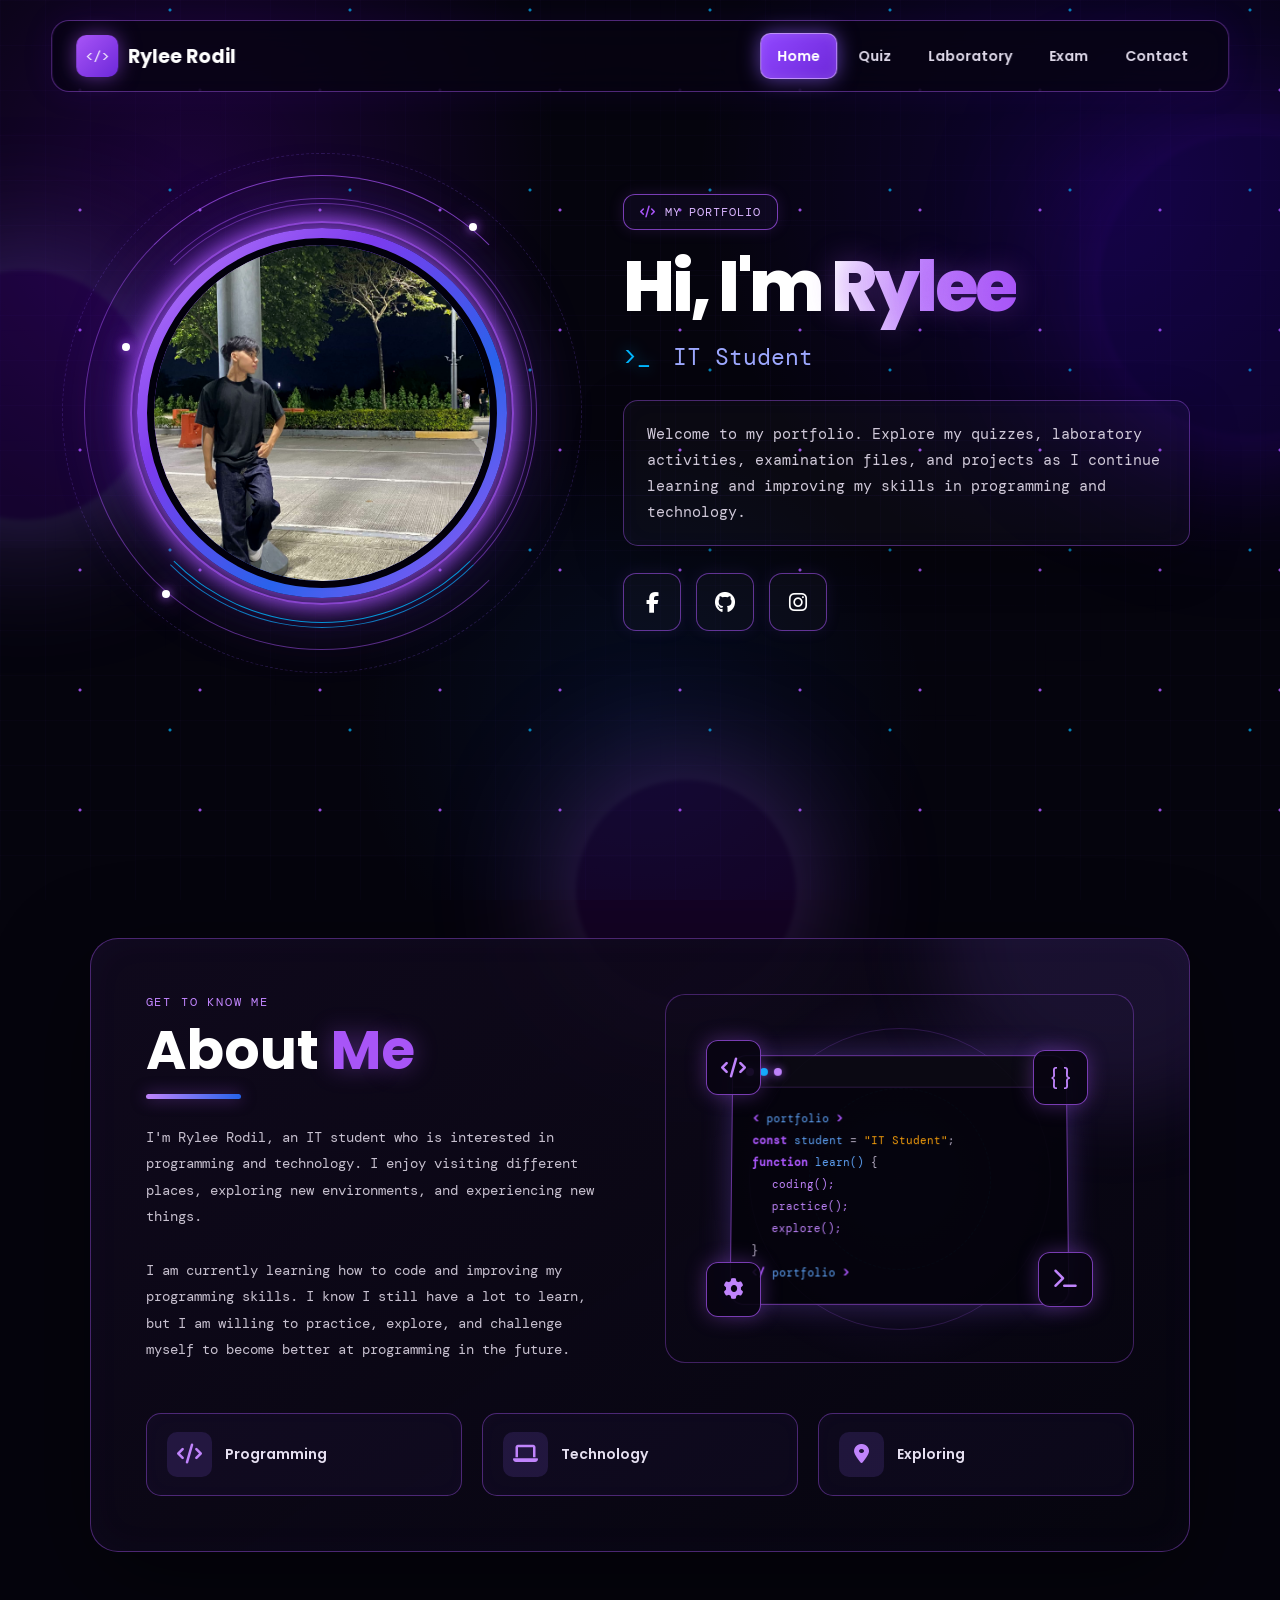
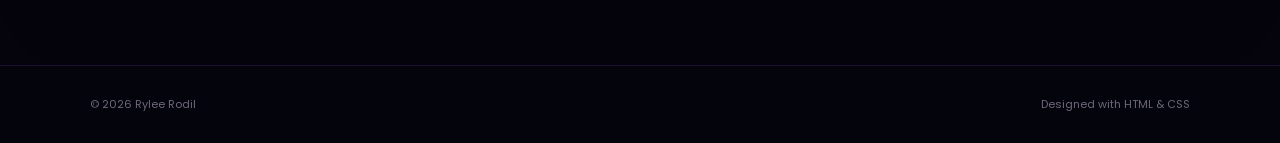
<file: index.html>
<!DOCTYPE html>

<html lang="en">

<head>

    <meta charset="UTF-8">
    <meta name="viewport" content="width=device-width, initial-scale=1.0">

    <link rel="stylesheet"
        href="https://cdnjs.cloudflare.com/ajax/libs/font-awesome/6.5.2/css/all.min.css">

    <link rel="stylesheet" href="style.css">

    <title>Rylee Rodil | Portfolio</title>

</head>

<body>

    <div class="stars"></div>
    <div class="glow-orb orb-one"></div>
    <div class="glow-orb orb-two"></div>
    <div class="glow-orb orb-three"></div>

    <header>

        <a href="index.html" class="logo">
            <span class="logo-icon">&lt;/&gt;</span>
            <span>Rylee Rodil</span>
        </a>

        <nav>
            <a href="index.html" class="active">Home</a>
            <a href="quiz.html">Quiz</a>
            <a href="laboratory.html">Laboratory</a>
            <a href="exam.html">Exam</a>
            <a href="contact.html">Contact</a>
        </nav>

    </header>

    <main>

        <section class="home">

            <div class="home-grid-bg"></div>

            <div class="home-img reveal-left">

                <div class="profile-orbit orbit-one"></div>
                <div class="profile-orbit orbit-two"></div>
                <div class="profile-orbit orbit-three"></div>

                <div class="profile-dot dot-one"></div>
                <div class="profile-dot dot-two"></div>
                <div class="profile-dot dot-three"></div>

                <div class="image-frame">

                    <div class="profile-glow"></div>

                    <img src="c0b1c5ad-aafa-4820-bff2-28fb1eaf5c2e.jpg"
                        alt="Rylee Rodil Profile Photo"
                        class="profile-photo">

                </div>

            </div>

            <div class="home-content reveal-right">

                <div class="portfolio-label">

                    <i class="fa-solid fa-code"></i>

                    <span>MY PORTFOLIO</span>

                </div>

                <h1>
                    Hi, I'm <span>Rylee</span>
                </h1>

                <h3>
                    <span class="terminal-symbol">&gt;_</span>
                    <span class="typing-text">IT Student</span>
                </h3>

                <p class="home-description">

                    Welcome to my portfolio. Explore my quizzes,
                    laboratory activities, examination files,
                    and projects as I continue learning and
                    improving my skills in programming and technology.

                </p>

                <div class="social-icons">

                    <a href="https://www.facebook.com/rylee.rodil.355"
                        target="_blank"
                        title="Facebook">

                        <i class="fa-brands fa-facebook-f"></i>

                    </a>

                    <a href="https://github.com/rylerodil/MY-PORTFOLIO"
                        target="_blank"
                        title="GitHub">

                        <i class="fa-brands fa-github"></i>

                    </a>

                    <a href="https://www.instagram.com/rjr.ryy/"
                        target="_blank"
                        title="Instagram">

                        <i class="fa-brands fa-instagram"></i>

                    </a>

                </div>

            </div>

        </section>

        <section class="about-section">

            <div class="about-me reveal-up">

                <div class="about-content">

                    <div class="about-small-title">
                        GET TO KNOW ME
                    </div>

                    <h2>
                        About <span>Me</span>
                    </h2>

                    <div class="purple-line"></div>

                    <p class="about-description">

                        I'm Rylee Rodil, an IT student who is
                        interested in programming and technology.
                        I enjoy visiting different places, exploring
                        new environments, and experiencing new things.

                        <br><br>

                        I am currently learning how to code and
                        improving my programming skills. I know I
                        still have a lot to learn, but I am willing
                        to practice, explore, and challenge myself
                        to become better at programming in the future.

                    </p>

                </div>

                <div class="coding-panel">

                    <div class="code-window">

                        <div class="window-top">

                            <span></span>
                            <span></span>
                            <span></span>

                        </div>

                        <div class="code-content">

                            <div class="code-line">
                                <b>&lt;</b>
                                <span>portfolio</span>
                                <b>&gt;</b>
                            </div>

                            <div class="code-line short">
                                <b>const</b>
                                <span>student</span>
                                =
                                <em>"IT Student"</em>;
                            </div>

                            <div class="code-line">
                                <b>function</b>
                                <span>learn()</span> {
                            </div>

                            <div class="code-line medium">
                                coding();
                            </div>

                            <div class="code-line medium">
                                practice();
                            </div>

                            <div class="code-line medium">
                                explore();
                            </div>

                            <div class="code-line">
                                }
                            </div>

                            <div class="code-line">
                                <b>&lt;/</b>
                                <span>portfolio</span>
                                <b>&gt;</b>
                            </div>

                        </div>

                    </div>

                    <div class="floating-code code-icon-one">
                        <i class="fa-solid fa-code"></i>
                    </div>

                    <div class="floating-code code-icon-two">
                        <i class="fa-solid fa-gear"></i>
                    </div>

                    <div class="floating-code code-icon-three">
                        <i class="fa-solid fa-terminal"></i>
                    </div>

                    <div class="floating-code code-icon-four">
                        { }
                    </div>

                </div>

                <div class="about-tags">

                    <span>
                        <i class="fa-solid fa-code"></i>
                        Programming
                    </span>

                    <span>
                        <i class="fa-solid fa-laptop"></i>
                        Technology
                    </span>

                    <span>
                        <i class="fa-solid fa-location-dot"></i>
                        Exploring
                    </span>

                </div>

            </div>

        </section>

    </main>

    <footer>

        <p>
            © 2026 Rylee Rodil
        </p>

        <span>
            Designed with HTML & CSS
        </span>

    </footer>

    <script src="script.js"></script>

</body>

</html>
</file>
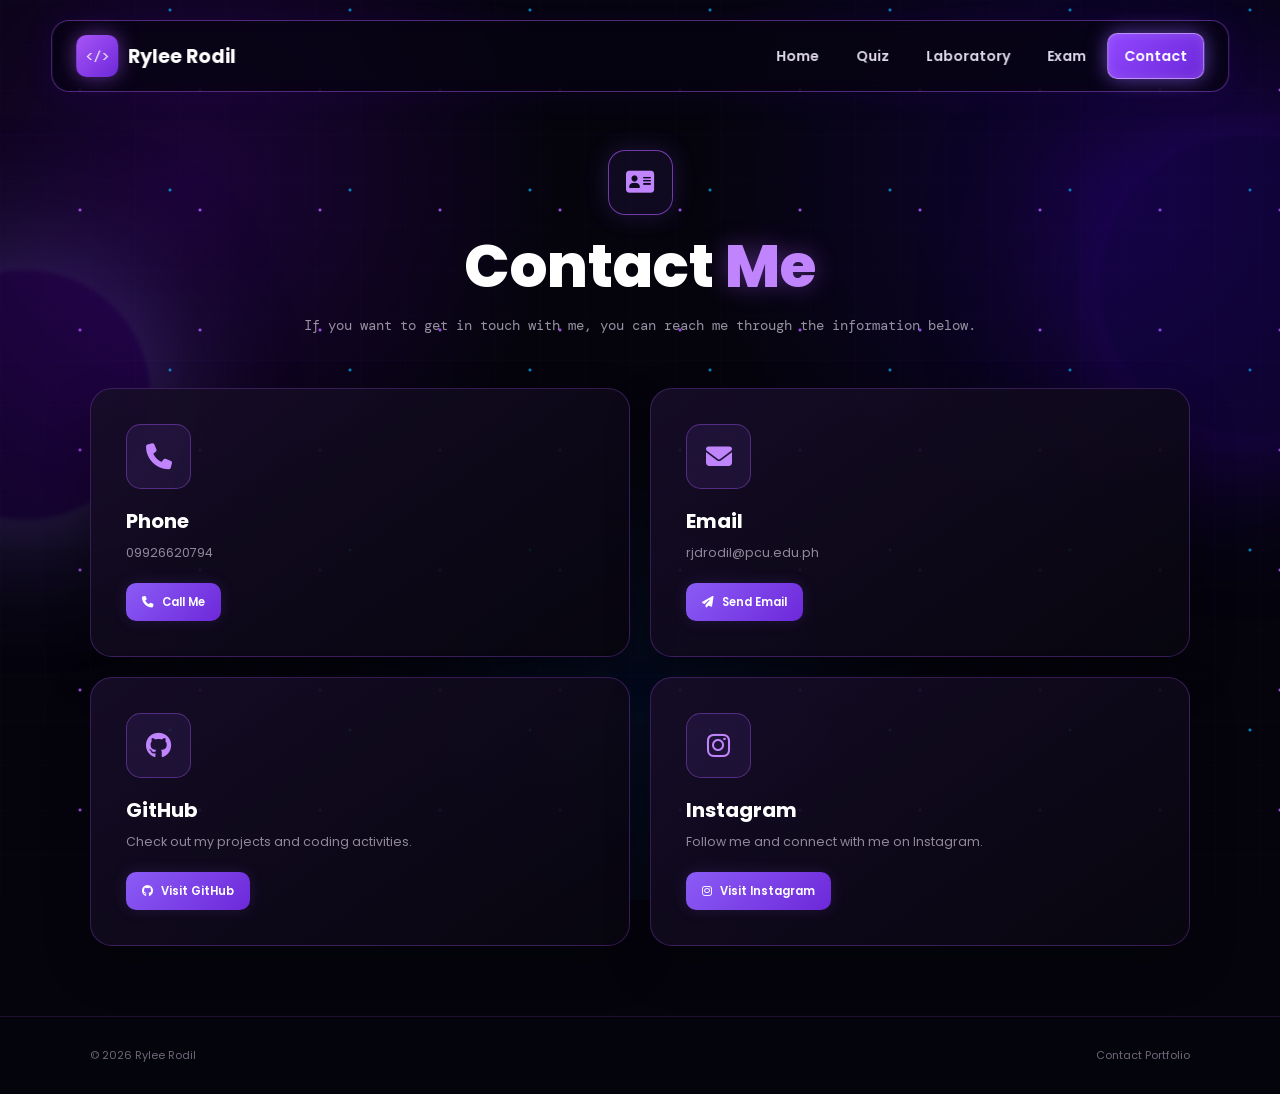
<file: contact.html>
<!DOCTYPE html>

<html lang="en">

<head>

    <meta charset="UTF-8">
    <meta name="viewport" content="width=device-width, initial-scale=1.0">

    <link rel="stylesheet"
        href="https://cdnjs.cloudflare.com/ajax/libs/font-awesome/6.5.2/css/all.min.css">

    <link rel="stylesheet" href="style.css">

    <title>Contact | Rylee Rodil</title>

</head>

<body>

    <div class="stars"></div>
    <div class="glow-orb orb-one"></div>
    <div class="glow-orb orb-two"></div>

    <header>

        <a href="index.html" class="logo">

            <span class="logo-icon">
                &lt;/&gt;
            </span>

            <span>
                Rylee Rodil
            </span>

        </a>

        <nav>

            <a href="index.html">
                Home
            </a>

            <a href="quiz.html">
                Quiz
            </a>

            <a href="laboratory.html">
                Laboratory
            </a>

            <a href="exam.html">
                Exam
            </a>

            <a href="contact.html" class="active">
                Contact
            </a>

        </nav>

    </header>

    <section class="portfolio-page contact-page">

        <div class="page-title reveal-up">

            <div class="page-icon">
                <i class="fa-solid fa-address-card"></i>
            </div>

            <h1>
                Contact <span>Me</span>
            </h1>

            <p>
                If you want to get in touch with me,
                you can reach me through the information below.
            </p>

        </div>

        <div class="contact-container">

            <div class="contact-card reveal-up">

                <div class="contact-icon">
                    <i class="fa-solid fa-phone"></i>
                </div>

                <h2>
                    Phone
                </h2>

                <p>
                    09926620794
                </p>

                <a href="tel:09926620794"
                    class="contact-button">

                    <i class="fa-solid fa-phone"></i>

                    Call Me

                </a>

            </div>

            <div class="contact-card reveal-up">

                <div class="contact-icon">
                    <i class="fa-solid fa-envelope"></i>
                </div>

                <h2>
                    Email
                </h2>

                <p>
                    rjdrodil@pcu.edu.ph
                </p>

                <a href="mailto:rjdrodil@pcu.edu.ph"
                    class="contact-button">

                    <i class="fa-solid fa-paper-plane"></i>

                    Send Email

                </a>

            </div>

            <div class="contact-card reveal-up">

                <div class="contact-icon">
                    <i class="fa-brands fa-github"></i>
                </div>

                <h2>
                    GitHub
                </h2>

                <p>
                    Check out my projects and coding activities.
                </p>

                <a href="https://github.com/rylerodil/MY-PORTFOLIO"
                    target="_blank"
                    class="contact-button">

                    <i class="fa-brands fa-github"></i>

                    Visit GitHub

                </a>

            </div>

            <div class="contact-card reveal-up">

                <div class="contact-icon">
                    <i class="fa-brands fa-instagram"></i>
                </div>

                <h2>
                    Instagram
                </h2>

                <p>
                    Follow me and connect with me on Instagram.
                </p>

                <a href="https://www.instagram.com/rjr.ryy/"
                    target="_blank"
                    class="contact-button">

                    <i class="fa-brands fa-instagram"></i>

                    Visit Instagram

                </a>

            </div>

        </div>

    </section>

    <footer>

        <p>
            © 2026 Rylee Rodil
        </p>

        <span>
            Contact Portfolio
        </span>

    </footer>

    <script src="script.js"></script>

</body>

</html>
</file>
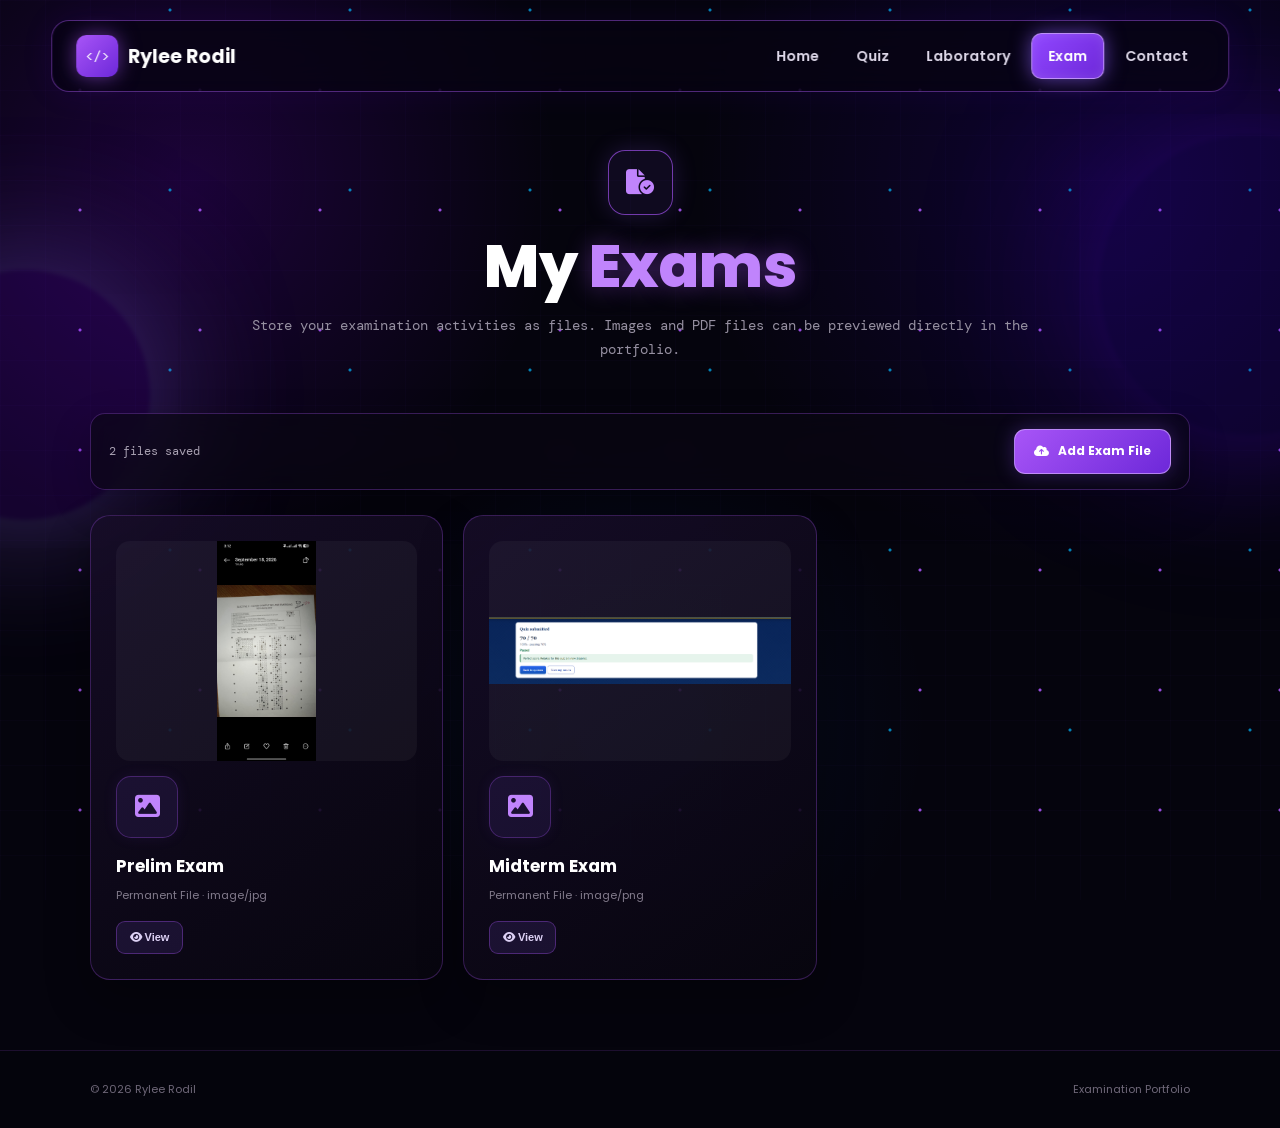
<file: exam.html>
<!DOCTYPE html>
<html lang="en">

<head>

    <meta charset="UTF-8">
    <meta name="viewport" content="width=device-width, initial-scale=1.0">

    <link rel="stylesheet"
        href="https://cdnjs.cloudflare.com/ajax/libs/font-awesome/6.5.2/css/all.min.css">

    <link rel="stylesheet" href="style.css">

    <title>Exam | Rylee Rodil</title>

</head>

<body data-category="exam">

    <div class="stars"></div>
    <div class="glow-orb orb-one"></div>
    <div class="glow-orb orb-two"></div>


   
    <header>

        <a href="index.html" class="logo">

            <span class="logo-icon">
                &lt;/&gt;
            </span>

            <span>
                Rylee Rodil
            </span>

        </a>


        <nav>

            <a href="index.html">
                Home
            </a>

            <a href="quiz.html">
                Quiz
            </a>

            <a href="laboratory.html">
                Laboratory
            </a>

            <a href="exam.html" class="active">
                Exam
            </a>

            <a href="contact.html">
                Contact
            </a>

        </nav>

    </header>


    
    <section class="portfolio-page">

        <div class="page-title reveal-up">

            <div class="page-icon">
                <i class="fa-solid fa-file-circle-check"></i>
            </div>

            <h1>
                My <span>Exams</span>
            </h1>

            <p>
                Store your examination activities as files.
                Images and PDF files can be previewed directly
                in the portfolio.
            </p>

        </div>


        <div class="file-toolbar reveal-up">

            <span id="fileCount" class="file-count">
                0 files saved
            </span>

            <label for="fileInput" class="upload-button">

                <i class="fa-solid fa-cloud-arrow-up"></i>

                Add Exam File

            </label>

            <input
                id="fileInput"
                type="file"
                multiple
                hidden>

        </div>


        <div id="fileGrid" class="file-grid"></div>

    </section>


    
    <div id="fileModal" class="file-modal">

        <div class="modal-box">

            <div class="modal-head">

                <strong id="modalTitle">
                    File
                </strong>

                <button id="closeModal" class="close-modal">

                    <i class="fa-solid fa-xmark"></i>

                </button>

            </div>

            <div id="modalContent" class="modal-content"></div>

        </div>

    </div>


    <footer>

        <p>
            © 2026 Rylee Rodil
        </p>

        <span>
            Examination Portfolio
        </span>

    </footer>


    <script src="script.js"></script>

</body>

</html>
</file>
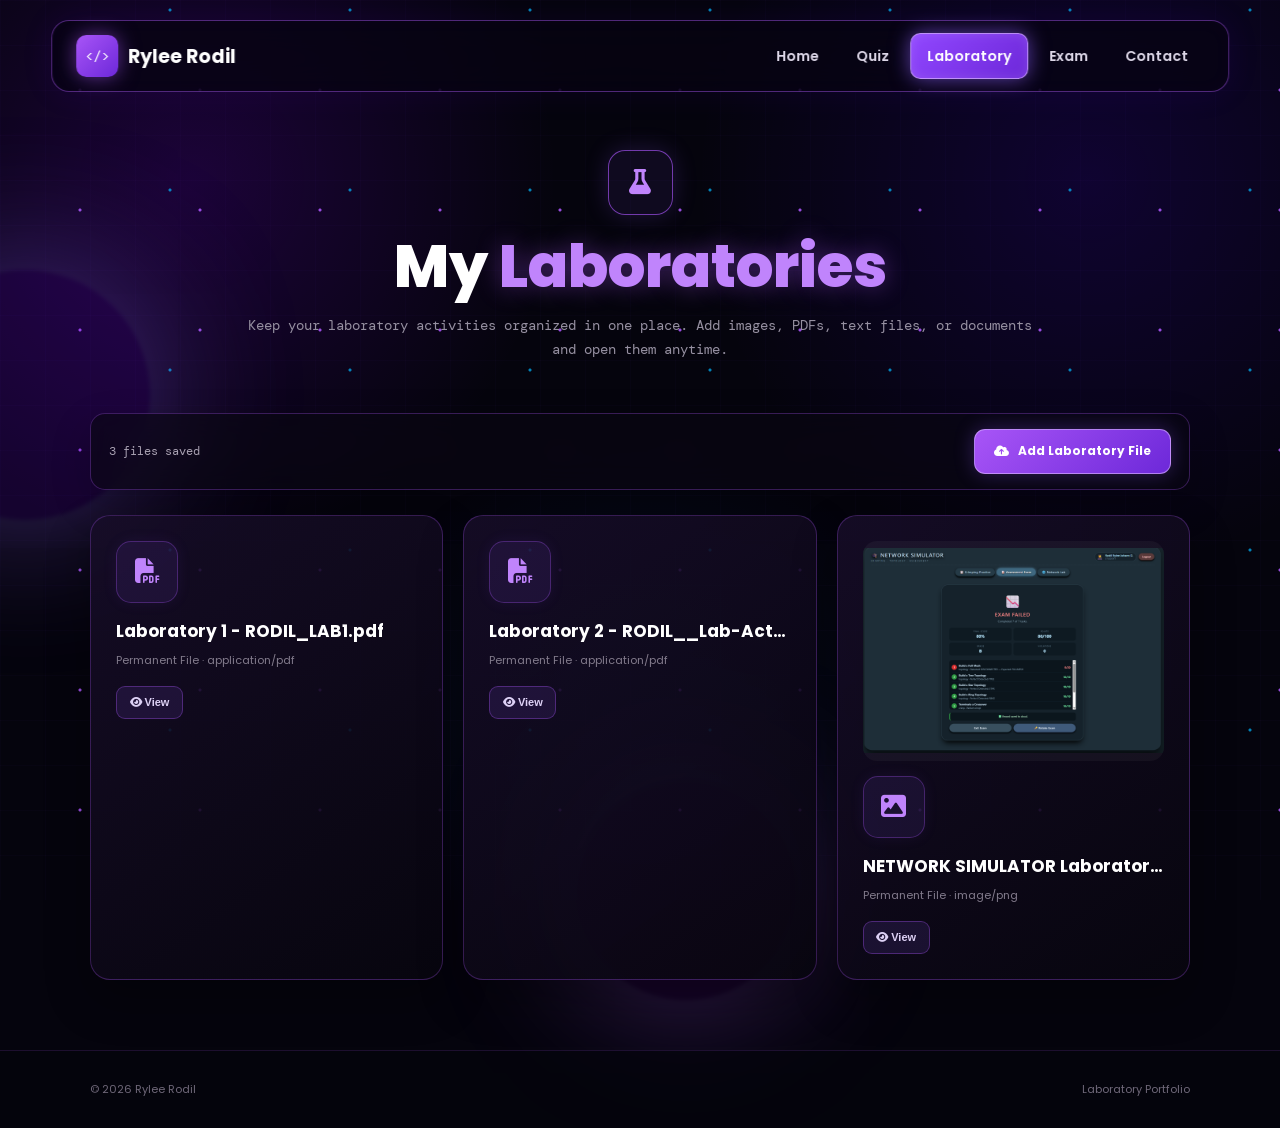
<file: laboratory.html>
<!DOCTYPE html>
<html lang="en">

<head>

    <meta charset="UTF-8">
    <meta name="viewport" content="width=device-width, initial-scale=1.0">

    <link rel="stylesheet"
        href="https://cdnjs.cloudflare.com/ajax/libs/font-awesome/6.5.2/css/all.min.css">

    <link rel="stylesheet" href="style.css">

    <title>Laboratory | Rylee Rodil</title>

</head>

<body data-category="laboratory">

    <div class="stars"></div>
    <div class="glow-orb orb-one"></div>
    <div class="glow-orb orb-three"></div>


    
    <header>

        <a href="index.html" class="logo">

            <span class="logo-icon">
                &lt;/&gt;
            </span>

            <span>
                Rylee Rodil
            </span>

        </a>


        <nav>

            <a href="index.html">
                Home
            </a>

            <a href="quiz.html">
                Quiz
            </a>

            <a href="laboratory.html" class="active">
                Laboratory
            </a>

            <a href="exam.html">
                Exam
            </a>

            <a href="contact.html">
                Contact
            </a>

        </nav>

    </header>


   
    <section class="portfolio-page">

        <div class="page-title reveal-up">

            <div class="page-icon">
                <i class="fa-solid fa-flask"></i>
            </div>

            <h1>
                My <span>Laboratories</span>
            </h1>

            <p>
                Keep your laboratory activities organized in one place.
                Add images, PDFs, text files, or documents and open
                them anytime.
            </p>

        </div>


        <div class="file-toolbar reveal-up">

            <span id="fileCount" class="file-count">
                0 files saved
            </span>

            <label for="fileInput" class="upload-button">

                <i class="fa-solid fa-cloud-arrow-up"></i>

                Add Laboratory File

            </label>

            <input
                id="fileInput"
                type="file"
                multiple
                hidden>

        </div>


   <div id="fileGrid" class="file-grid">


        <div class="file-preview pdf-preview">

            <i class="fa-solid fa-file-pdf"></i>

        </div>

        <div class="file-info">

            <div class="file-icon">
                <i class="fa-solid fa-flask"></i>
            </div>

            <div class="file-details">

                <h3>Laboratory 1</h3>

                <p>RODIL_LAB1.pdf</p>

            </div>

        </div>

        <div class="file-actions">

            <button
                class="view-button"
                onclick="viewLabFile()">

                <i class="fa-solid fa-eye"></i>
                View

            </button>

        </div>

    </div>

</div>

    </section>


    
    <div id="fileModal" class="file-modal">

        <div class="modal-box">

            <div class="modal-head">

                <strong id="modalTitle">
                    File
                </strong>

                <button id="closeModal" class="close-modal">

                    <i class="fa-solid fa-xmark"></i>

                </button>

            </div>

            <div id="modalContent" class="modal-content"></div>

        </div>

    </div>


    <footer>

        <p>
            © 2026 Rylee Rodil
        </p>

        <span>
            Laboratory Portfolio
        </span>

    </footer>


    <script src="script.js"></script>

</body>

</html>
</file>
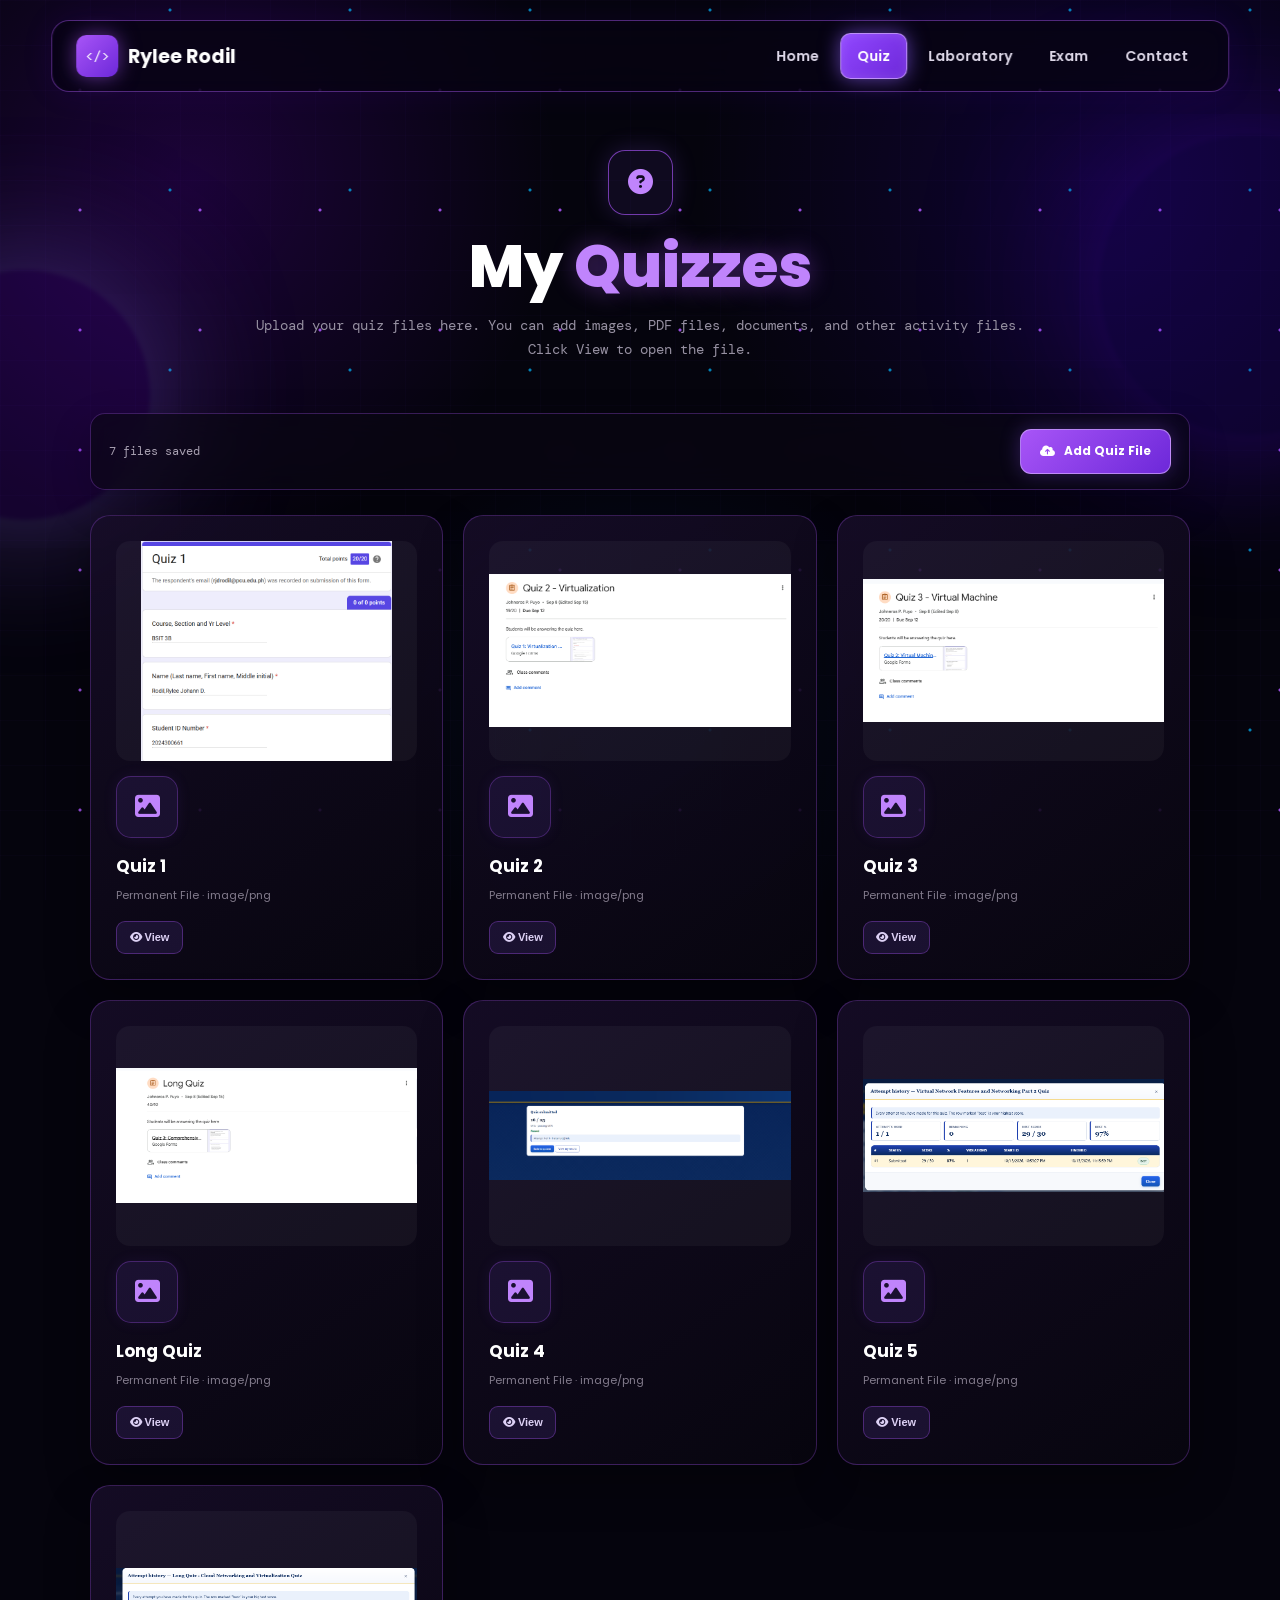
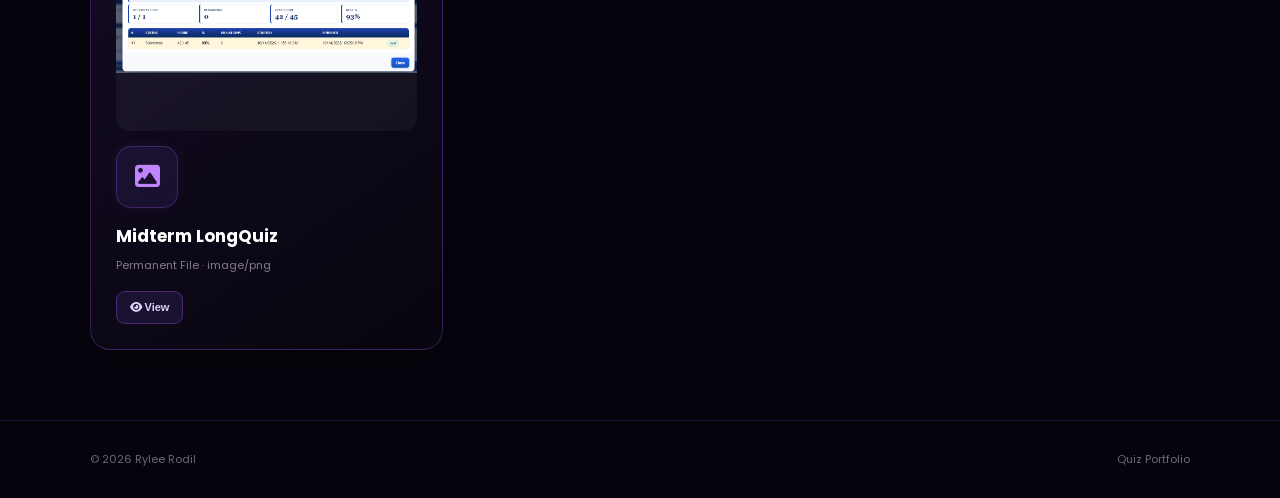
<file: quiz.html>
<!DOCTYPE html>
<html lang="en">

<head>

    <meta charset="UTF-8">
    <meta name="viewport" content="width=device-width, initial-scale=1.0">

    <link rel="stylesheet"
        href="https://cdnjs.cloudflare.com/ajax/libs/font-awesome/6.5.2/css/all.min.css">

    <link rel="stylesheet" href="style.css">

    <title>Quiz | Rylee Rodil</title>

</head>

<body data-category="quiz">

    <!-- BACKGROUND -->
    <div class="stars"></div>
    <div class="glow-orb orb-one"></div>
    <div class="glow-orb orb-two"></div>


    <!-- NAVIGATION -->
    <header>

        <a href="index.html" class="logo">

            <span class="logo-icon">&lt;/&gt;</span>

            <span>Rylee Rodil</span>

        </a>


        <nav>

            <a href="index.html">
                Home
            </a>

            <a href="quiz.html" class="active">
                Quiz
            </a>

            <a href="laboratory.html">
                Laboratory
            </a>

            <a href="exam.html">
                Exam
            </a>

            <a href="contact.html">
                Contact
            </a>

        </nav>

    </header>



  
    <section class="portfolio-page">

        <div class="page-title reveal-up">

            <div class="page-icon">

                <i class="fa-solid fa-circle-question"></i>

            </div>


            <h1>

                My <span>Quizzes</span>

            </h1>


            <p>

                Upload your quiz files here. You can add images,
                PDF files, documents, and other activity files.
                Click View to open the file.

            </p>

        </div>



       
        <div class="file-toolbar reveal-up">

            <span id="fileCount" class="file-count">

                0 files saved

            </span>


            <label for="fileInput" class="upload-button">

                <i class="fa-solid fa-cloud-arrow-up"></i>

                Add Quiz File

            </label>


            <input
                id="fileInput"
                type="file"
                multiple
                hidden>

        </div>



        <div id="fileGrid" class="file-grid">

          

        </div>


    </section>



    <div id="fileModal" class="file-modal">

        <div class="modal-box">


            <div class="modal-head">

                <strong id="modalTitle">

                    File

                </strong>


                <button
                    id="closeModal"
                    class="close-modal">

                    <i class="fa-solid fa-xmark"></i>

                </button>

            </div>


            <div
                id="modalContent"
                class="modal-content">

            </div>


        </div>

    </div>




    <footer>

        <p>

            © 2026 Rylee Rodil

        </p>


        <span>

            Quiz Portfolio

        </span>

    </footer>



    <script src="script.js"></script>

</body>

</html>
</file>
<file: style.css>
@import url('https://fonts.googleapis.com/css2?family=DM+Mono:wght@400;500&family=Poppins:wght@400;500;600;700;800&display=swap');



* {
    margin: 0;
    padding: 0;
    box-sizing: border-box;
    border: 0;
    outline: 0;
    text-decoration: none;
}


html {
    font-size: 62.5%;
    scroll-behavior: smooth;
}


body {
    min-height: 100vh;
    color: #ffffff;
    font-family: "Poppins", sans-serif;
    overflow-x: hidden;

    background:
        radial-gradient(
            circle at 15% 20%,
            rgba(132, 0, 255, .18),
            transparent 28%
        ),
        radial-gradient(
            circle at 85% 20%,
            rgba(75, 0, 255, .15),
            transparent 30%
        ),
        radial-gradient(
            circle at 50% 80%,
            rgba(0, 110, 255, .08),
            transparent 30%
        ),
        #05040d;

    background-attachment: fixed;
}


body::before {
    content: "";

    position: fixed;

    inset: 0;

    pointer-events: none;

    z-index: -5;

    opacity: .5;

    background-image:
        linear-gradient(
            rgba(139, 92, 246, .05) 1px,
            transparent 1px
        ),
        linear-gradient(
            90deg,
            rgba(139, 92, 246, .05) 1px,
            transparent 1px
        );

    background-size: 45px 45px;

    animation: gridMove 15s linear infinite;
}




.stars {
    position: fixed;

    inset: 0;

    pointer-events: none;

    z-index: -4;

    background-image:
        radial-gradient(
            circle,
            rgba(168, 85, 247, .9) 1px,
            transparent 2px
        ),
        radial-gradient(
            circle,
            rgba(0, 183, 255, .7) 1px,
            transparent 2px
        );

    background-size:
        120px 120px,
        180px 180px;

    background-position:
        20px 30px,
        80px 100px;

    animation: starsMove 18s linear infinite;
}


.glow-orb {
    position: fixed;

    border-radius: 50%;

    filter: blur(2px);

    pointer-events: none;

    z-index: -3;

    animation: orbFloat 7s ease-in-out infinite;
}


.orb-one {
    width: 250px;
    height: 250px;

    left: -100px;
    top: 30%;

    background: rgba(119, 0, 255, .14);

    box-shadow:
        0 0 150px
        rgba(139, 92, 246, .45);
}


.orb-two {
    width: 300px;
    height: 300px;

    right: -120px;
    top: 15%;

    background: rgba(68, 0, 255, .12);

    box-shadow:
        0 0 180px
        rgba(84, 0, 255, .4);

    animation-delay: 2s;
}


.orb-three {
    width: 220px;
    height: 220px;

    left: 45%;
    bottom: -100px;

    background: rgba(160, 0, 255, .1);

    box-shadow:
        0 0 140px
        rgba(168, 85, 247, .4);

    animation-delay: 4s;
}




header {

    position: fixed;

    top: 20px;

    left: 50%;

    transform: translateX(-50%);

    width: 92%;

    max-width: 1250px;

    min-height: 72px;

    padding: 0 2.4rem;

    display: flex;

    align-items: center;

    justify-content: space-between;

    background:
        rgba(7, 5, 18, .78);

    border:
        1px solid
        rgba(168, 85, 247, .45);

    border-radius: 18px;

    backdrop-filter: blur(20px);

    box-shadow:
        0 0 35px
        rgba(106, 0, 255, .08),
        inset 0 0 20px
        rgba(168, 85, 247, .025);

    z-index: 1000;

    animation: headerIn .8s ease both;
}


.logo {

    display: flex;

    align-items: center;

    gap: 1rem;

    color: #ffffff;

    font-size: 1.9rem;

    font-weight: 700;

    transition: .3s;
}


.logo:hover {
    color: #cda7ff;
}


.logo-icon {

    width: 42px;

    height: 42px;

    display: grid;

    place-items: center;

    border-radius: 10px;

    background:
        linear-gradient(
            135deg,
            #a855f7,
            #6d28d9
        );

    font:
        1.4rem "DM Mono";

    box-shadow:
        0 0 20px
        rgba(168, 85, 247, .55);

    animation:
        logoPulse 3s ease-in-out infinite;

    transition: .3s;
}


.logo:hover .logo-icon {
    transform:
        rotate(-8deg)
        scale(1.08);
}




nav {

    display: flex;

    align-items: center;

    gap: .5rem;
}


nav a {

    position: relative;

    padding: 1.15rem 1.6rem;

    color: #ddd7e8;

    font-size: 1.4rem;

    font-weight: 600;

    border-radius: 10px;

    transition: .3s;

    overflow: hidden;
}


nav a::before {

    content: "";

    position: absolute;

    left: 50%;

    bottom: 0;

    width: 0;

    height: 2px;

    background:
        linear-gradient(
            90deg,
            #a855f7,
            #00b7ff
        );

    transform: translateX(-50%);

    transition: .3s;

    box-shadow:
        0 0 10px
        #a855f7;
}


nav a:hover {
    color: #ffffff;

    transform:
        translateY(-2px);
}


nav a:hover::before {
    width: 70%;
}


nav a.active {

    color: #ffffff;

    background:
        linear-gradient(
            135deg,
            #9147ff,
            #6d28d9
        );

    border:
        1px solid
        rgba(216, 180, 254, .7);

    box-shadow:
        0 0 20px
        rgba(139, 92, 246, .65),
        inset 0 0 12px
        rgba(255, 255, 255, .12);
}


nav a.active::before {
    display: none;
}




section {

    position: relative;

    min-height: 100vh;

    padding:
        13rem 7%
        7rem;

    overflow: hidden;
}




.home {

    max-width: 1350px;

    margin: auto;

    display: grid;

    grid-template-columns:
        .9fr
        1.1fr;

    align-items: center;

    gap: 7rem;

    min-height: 85vh;
}


.home-grid-bg {

    position: absolute;

    inset: 0;

    background-image:
        linear-gradient(
            rgba(139, 92, 246, .035) 1px,
            transparent 1px
        ),
        linear-gradient(
            90deg,
            rgba(139, 92, 246, .035) 1px,
            transparent 1px
        );

    background-size: 55px 55px;

    mask-image:
        radial-gradient(
            ellipse,
            black 20%,
            transparent 75%
        );

    pointer-events: none;
}




.home-img {

    position: relative;

    width: 440px;

    height: 500px;

    display: flex;

    align-items: center;

    justify-content: center;

    margin: auto;
}


.image-frame {

    position: relative;

    width: 370px;

    height: 370px;

    padding: 10px;

    border-radius: 50%;

    background:
        linear-gradient(
            135deg,
            #c084fc,
            #7c3aed,
            #2563eb,
            #a855f7
        );

    box-shadow:
        0 0 25px
        rgba(168, 85, 247, .9),
        0 0 80px
        rgba(124, 58, 237, .45);

    animation:
        profileFloat 5s ease-in-out infinite;
}


.image-frame::before {

    content: "";

    position: absolute;

    inset: -7px;

    border-radius: 50%;

    border:
        2px solid
        rgba(168, 85, 247, .7);

    box-shadow:
        0 0 25px
        rgba(168, 85, 247, .7);

    animation:
        ringPulse 3s ease-in-out infinite;
}


.image-frame::after {

    content: "";

    position: absolute;

    inset: -25px;

    border-radius: 50%;

    border:
        1px solid
        rgba(168, 85, 247, .45);

    border-left-color:
        transparent;

    border-bottom-color:
        rgba(0, 183, 255, .8);

    animation:
        rotateRing 12s linear infinite;
}


.profile-photo {

    width: 100%;

    height: 100%;

    object-fit: cover;

    border-radius: 50%;

    border:
        7px solid
        #080612;

    display: block;

    position: relative;

    z-index: 2;

    filter:
        brightness(.98)
        contrast(1.05);

    transition: .5s;
}


.image-frame:hover .profile-photo {

    transform: scale(1.04);

    filter:
        brightness(1.08)
        contrast(1.08);
}


.profile-glow {

    position: absolute;

    inset: 15%;

    border-radius: 50%;

    background:
        #8b5cf6;

    filter: blur(70px);

    opacity: .25;

    z-index: 0;
}




.profile-orbit {

    position: absolute;

    border-radius: 50%;

    border:
        1px solid
        rgba(168, 85, 247, .5);

    pointer-events: none;
}


.orbit-one {

    width: 430px;
    height: 430px;

    border-left-color:
        transparent;

    border-bottom-color:
        rgba(0, 183, 255, .7);

    animation:
        rotateRing 10s linear infinite;
}


.orbit-two {

    width: 475px;
    height: 475px;

    border-right-color:
        transparent;

    border-top-color:
        rgba(168, 85, 247, .7);

    animation:
        rotateRingReverse 15s linear infinite;
}


.orbit-three {

    width: 520px;
    height: 520px;

    border:
        1px dashed
        rgba(139, 92, 246, .22);

    animation:
        rotateRing 25s linear infinite;
}




.profile-dot {

    position: absolute;

    width: 8px;

    height: 8px;

    border-radius: 50%;

    background:
        #ffffff;

    box-shadow:
        0 0 10px
        #a855f7,
        0 0 25px
        #a855f7;

    z-index: 5;
}


.dot-one {
    top: 60px;
    right: 65px;

    animation:
        dotFloat 4s ease-in-out infinite;
}


.dot-two {
    bottom: 65px;
    left: 60px;

    animation:
        dotFloat 5s ease-in-out infinite 1s;
}


.dot-three {
    top: 180px;
    left: 20px;

    animation:
        dotFloat 4s ease-in-out infinite 2s;
}




.home-content {
    position: relative;
    z-index: 5;
}


.portfolio-label {

    display: inline-flex;

    align-items: center;

    gap: .9rem;

    padding:
        .9rem 1.6rem;

    margin-bottom: 2.2rem;

    color: #d8b4fe;

    border:
        1px solid
        rgba(168, 85, 247, .7);

    border-radius: 12px;

    background:
        rgba(139, 92, 246, .06);

    font:
        1.2rem "DM Mono";

    letter-spacing: .1rem;

    box-shadow:
        0 0 15px
        rgba(168, 85, 247, .15);

    animation:
        labelGlow 3s ease-in-out infinite;
}


.portfolio-label i {
    color: #a855f7;
}


.home-content h1 {

    font-size:
        clamp(4.5rem, 6vw, 7rem);

    line-height: 1;

    font-weight: 800;

    letter-spacing:
        -.35rem;

    margin-bottom: 2rem;
}


.home-content h1 span {

    color: #c084fc;

    background:
        linear-gradient(
            90deg,
            #ffffff,
            #c084fc,
            #a855f7
        );

    -webkit-background-clip: text;
    background-clip: text;

    -webkit-text-fill-color: transparent;

    text-shadow:
        0 0 30px
        rgba(168, 85, 247, .3);
}


.home-content h3 {

    color: #9da8ff;

    font:
        400 2.3rem "DM Mono";

    margin-bottom: 2.8rem;

    min-height: 30px;
}


.terminal-symbol {
    color: #00b7ff;

    margin-right: .8rem;

    text-shadow:
        0 0 15px
        rgba(0, 183, 255, .7);
}


.home-description {

    max-width: 650px;

    padding:
        2rem 2.3rem;

    color: #d0c9d9;

    background:
        rgba(255, 255, 255, .025);

    border:
        1px solid
        rgba(168, 85, 247, .4);

    border-radius: 15px;

    font:
        1.45rem/1.8 "DM Mono";

    box-shadow:
        0 15px 50px
        rgba(0, 0, 0, .25),
        inset 0 0 25px
        rgba(139, 92, 246, .025);

    position: relative;

    overflow: hidden;
}


.home-description::before {

    content: "";

    position: absolute;

    top: 0;

    left: -100%;

    width: 50%;

    height: 100%;

    background:
        linear-gradient(
            90deg,
            transparent,
            rgba(255, 255, 255, .08),
            transparent
        );

    animation:
        shine 5s infinite;
}




.social-icons {

    display: flex;

    gap: 1.5rem;

    margin-top: 2.7rem;
}


.social-icons a {

    position: relative;

    width: 58px;

    height: 58px;

    display: grid;

    place-items: center;

    color: #ffffff;

    border:
        1px solid
        rgba(168, 85, 247, .55);

    border-radius: 13px;

    background:
        rgba(255, 255, 255, .025);

    font-size: 2.1rem;

    transition: .35s;

    box-shadow:
        0 0 15px
        rgba(139, 92, 246, .1);

    overflow: hidden;
}


.social-icons a::before {

    content: "";

    position: absolute;

    width: 100%;

    height: 100%;

    background:
        linear-gradient(
            135deg,
            #a855f7,
            #6d28d9
        );

    transform:
        translateY(100%);

    transition: .35s;

    z-index: -1;
}


.social-icons a:hover {

    transform:
        translateY(-8px)
        scale(1.05);

    border-color:
        #c084fc;

    box-shadow:
        0 0 25px
        rgba(168, 85, 247, .55);
}


.social-icons a:hover::before {
    transform: translateY(0);
}




.about-section {

    display: flex;

    justify-content: center;

    align-items: center;
}


.about-me {

    width:
        min(1200px, 100%);

    display: grid;

    grid-template-columns:
        1fr 1fr;

    gap: 5rem;

    padding: 5.5rem;

    border:
        1px solid
        rgba(168, 85, 247, .4);

    border-radius: 28px;

    background:
        linear-gradient(
            145deg,
            rgba(17, 10, 30, .9),
            rgba(7, 6, 15, .8)
        );

    box-shadow:
        0 30px 100px
        rgba(0, 0, 0, .45),
        inset 0 0 40px
        rgba(139, 92, 246, .03);

    position: relative;

    overflow: hidden;
}


.about-me::before {

    content: "";

    position: absolute;

    width: 350px;

    height: 350px;

    top: -180px;

    right: -100px;

    border-radius: 50%;

    background:
        rgba(139, 92, 246, .12);

    filter: blur(40px);

    animation:
        orbFloat 6s ease-in-out infinite;
}


.about-small-title {

    color: #c084fc;

    font:
        1.2rem "DM Mono";

    letter-spacing: .18rem;

    margin-bottom: 1rem;
}


.about-content h2 {

    font-size:
        clamp(4rem, 5vw, 5.5rem);

    line-height: 1.1;

    margin-bottom: 1.3rem;
}


.about-content h2 span {
    color: #a855f7;

    text-shadow:
        0 0 25px
        rgba(168, 85, 247, .4);
}


.purple-line {

    width: 95px;

    height: 5px;

    border-radius: 10px;

    background:
        linear-gradient(
            90deg,
            #c084fc,
            #2563eb
        );

    box-shadow:
        0 0 15px
        rgba(168, 85, 247, .5);

    margin-bottom: 2.5rem;

    animation:
        linePulse 3s ease-in-out infinite;
}


.about-description {

    color: #c7c0cf;

    font:
        1.4rem/1.9 "DM Mono";
}




.coding-panel {

    position: relative;

    min-height: 360px;

    display: flex;

    align-items: center;

    justify-content: center;

    border:
        1px solid
        rgba(168, 85, 247, .35);

    border-radius: 20px;

    background:
        radial-gradient(
            circle,
            rgba(139, 92, 246, .12),
            transparent 65%
        );

    overflow: hidden;
}


.coding-panel::before {

    content: "";

    position: absolute;

    width: 300px;

    height: 300px;

    border-radius: 50%;

    border:
        1px solid
        rgba(168, 85, 247, .2);

    animation:
        rotateRing 15s linear infinite;
}


.coding-panel::after {

    content: "";

    position: absolute;

    width: 180px;

    height: 180px;

    border-radius: 50%;

    border:
        1px dashed
        rgba(0, 183, 255, .35);

    animation:
        rotateRingReverse 9s linear infinite;
}


.code-window {

    position: relative;

    width: 72%;

    min-height: 250px;

    border:
        1px solid
        rgba(168, 85, 247, .6);

    border-radius: 14px;

    background:
        rgba(5, 4, 13, .92);

    box-shadow:
        0 0 30px
        rgba(139, 92, 246, .3);

    z-index: 2;

    transform:
        perspective(800px)
        rotateX(3deg);

    animation:
        laptopFloat 5s ease-in-out infinite;
}


.window-top {

    height: 32px;

    display: flex;

    align-items: center;

    gap: 6px;

    padding-left: 13px;

    border-bottom:
        1px solid
        rgba(168, 85, 247, .2);

    background:
        rgba(255, 255, 255, .025);
}


.window-top span {

    width: 8px;

    height: 8px;

    border-radius: 50%;

    background:
        #a855f7;

    box-shadow:
        0 0 8px
        rgba(168, 85, 247, .8);
}


.window-top span:nth-child(2) {
    background: #00b7ff;
}


.window-top span:nth-child(3) {
    background: #c084fc;
}


.code-content {

    padding: 2rem;

    font:
        1.1rem/2 "DM Mono";

    color: #bdb5cb;
}


.code-line b {
    color: #a855f7;
}


.code-line span {
    color: #60a5fa;
}


.code-line em {
    color: #f59e0b;
    font-style: normal;
}


.code-line.medium {
    color: #c084fc;

    padding-left: 2rem;
}


.code-icon {

    position: absolute;

    width: 58px;

    height: 58px;

    display: grid;

    place-items: center;

    border:
        1px solid
        rgba(168, 85, 247, .7);

    border-radius: 12px;

    color: #c084fc;

    background:
        rgba(10, 5, 20, .8);

    box-shadow:
        0 0 20px
        rgba(168, 85, 247, .4);

    z-index: 4;
}


.floating-code {

    position: absolute;

    width: 55px;

    height: 55px;

    display: grid;

    place-items: center;

    border:
        1px solid
        rgba(168, 85, 247, .7);

    border-radius: 12px;

    color: #c084fc;

    background:
        rgba(8, 5, 18, .9);

    box-shadow:
        0 0 20px
        rgba(168, 85, 247, .35);

    font-size: 2rem;

    z-index: 5;

    animation:
        iconFloat 4s ease-in-out infinite;
}


.code-icon-one {
    top: 45px;
    left: 40px;
}


.code-icon-two {
    bottom: 45px;
    left: 40px;

    animation-delay: 1s;
}


.code-icon-three {
    bottom: 55px;
    right: 40px;

    animation-delay: 2s;
}


.code-icon-four {
    top: 55px;
    right: 45px;

    animation-delay: 3s;
}




.about-tags {

    grid-column: 1 / -1;

    display: grid;

    grid-template-columns:
        repeat(3, 1fr);

    gap: 2rem;
}


.about-tags span {

    padding:
        1.8rem 2rem;

    display: flex;

    align-items: center;

    gap: 1.3rem;

    border:
        1px solid
        rgba(168, 85, 247, .4);

    border-radius: 15px;

    background:
        rgba(139, 92, 246, .045);

    color: #e5dff0;

    font-size: 1.4rem;

    font-weight: 600;

    transition: .35s;

    box-shadow:
        inset 0 0 20px
        rgba(139, 92, 246, .02);
}


.about-tags span i {

    width: 45px;

    height: 45px;

    display: grid;

    place-items: center;

    border-radius: 10px;

    color: #c084fc;

    background:
        rgba(139, 92, 246, .15);

    font-size: 2rem;

    transition: .35s;
}


.about-tags span:hover {

    transform:
        translateY(-8px);

    border-color:
        #a855f7;

    box-shadow:
        0 0 25px
        rgba(139, 92, 246, .2);
}


.about-tags span:hover i {

    transform:
        rotate(-8deg)
        scale(1.1);

    color: #ffffff;

    background:
        #6d28d9;

    box-shadow:
        0 0 20px
        rgba(168, 85, 247, .5);
}




.portfolio-page {

    padding-top: 15rem;

    min-height: 100vh;
}




.page-title {

    max-width: 800px;

    text-align: center;

    margin:
        0 auto 5rem;
}


.page-icon {

    width: 65px;

    height: 65px;

    margin:
        0 auto 1.8rem;

    display: grid;

    place-items: center;

    border:
        1px solid
        rgba(168, 85, 247, .65);

    border-radius: 17px;

    color: #c084fc;

    background:
        rgba(139, 92, 246, .08);

    font-size: 2.5rem;

    box-shadow:
        0 0 25px
        rgba(139, 92, 246, .2);

    animation:
        iconPulse 3s ease-in-out infinite;
}


.page-title h1 {

    font-size:
        clamp(4rem, 6vw, 6rem);

    line-height: 1.1;

    font-weight: 800;
}


.page-title h1 span {

    color: #c084fc;

    text-shadow:
        0 0 25px
        rgba(168, 85, 247, .4);
}


.page-title p {

    margin-top: 1.5rem;

    color: #9690a1;

    font:
        1.35rem/1.8 "DM Mono";
}




.file-toolbar {

    max-width: 1100px;

    margin:
        0 auto 2.5rem;

    padding:
        1.5rem 1.8rem;

    display: flex;

    align-items: center;

    justify-content: space-between;

    border:
        1px solid
        rgba(168, 85, 247, .3);

    border-radius: 15px;

    background:
        rgba(10, 7, 19, .65);

    backdrop-filter: blur(15px);

    box-shadow:
        0 15px 40px
        rgba(0, 0, 0, .2);
}


.file-count {

    color: #aaa2b3;

    font:
        1.2rem "DM Mono";
}




.upload-button {

    position: relative;

    display: inline-flex;

    align-items: center;

    justify-content: center;

    gap: .9rem;

    padding:
        1.25rem 1.9rem;

    color: #ffffff;

    background:
        linear-gradient(
            135deg,
            #a855f7,
            #6d28d9
        );

    border:
        1px solid
        rgba(216, 180, 254, .6);

    border-radius: 11px;

    font-size: 1.2rem;

    font-weight: 700;

    cursor: pointer;

    box-shadow:
        0 0 20px
        rgba(139, 92, 246, .3);

    overflow: hidden;

    transition: .3s;
}


.upload-button::before {

    content: "";

    position: absolute;

    top: 0;

    left: -100%;

    width: 50%;

    height: 100%;

    background:
        linear-gradient(
            90deg,
            transparent,
            rgba(255,255,255,.25),
            transparent
        );

    transform: skewX(-20deg);

    animation:
        buttonShine 3.5s infinite;
}


.upload-button:hover {

    transform:
        translateY(-4px)
        scale(1.02);

    box-shadow:
        0 0 35px
        rgba(139, 92, 246, .65);
}


.upload-button:active {

    transform:
        translateY(0)
        scale(.97);
}



.file-grid {

    max-width: 1100px;

    margin: auto;

    display: grid;

    grid-template-columns:
        repeat(3, 1fr);

    gap: 2rem;
}




.file-card {

    position: relative;

    padding: 2.5rem;

    border:
        1px solid
        rgba(168, 85, 247, .28);

    border-radius: 20px;

    background:
        linear-gradient(
            145deg,
            rgba(23, 13, 40, .88),
            rgba(8, 6, 15, .9)
        );

    box-shadow:
        0 20px 45px
        rgba(0, 0, 0, .3);

    overflow: hidden;

    animation:
        cardIn .55s ease both;

    transition: .35s;
}


.file-card::before {

    content: "";

    position: absolute;

    top: 0;

    left: 0;

    width: 100%;

    height: 3px;

    background:
        linear-gradient(
            90deg,
            #a855f7,
            #00b7ff
        );

    transform:
        scaleX(0);

    transform-origin: left;

    transition: .4s;
}


.file-card:hover {

    transform:
        translateY(-10px);

    border-color:
        rgba(192, 132, 252, .7);

    box-shadow:
        0 25px 60px
        rgba(0, 0, 0, .45),
        0 0 30px
        rgba(139, 92, 246, .18);
}


.file-card:hover::before {
    transform: scaleX(1);
}




.file-icon {

    width: 62px;

    height: 62px;

    display: grid;

    place-items: center;

    margin-bottom: 1.5rem;

    border:
        1px solid
        rgba(168, 85, 247, .3);

    border-radius: 15px;

    color: #c084fc;

    background:
        rgba(139, 92, 246, .1);

    font-size: 2.5rem;

    transition: .35s;

    box-shadow:
        0 0 15px
        rgba(139, 92, 246, .08);
}


.file-card:hover .file-icon {

    transform:
        rotate(-7deg)
        scale(1.1);

    color: #ffffff;

    background:
        #6d28d9;

    box-shadow:
        0 0 25px
        rgba(139, 92, 246, .4);
}


.file-card h3 {

    font-size: 1.7rem;

    white-space: nowrap;

    overflow: hidden;

    text-overflow: ellipsis;
}


.file-card p {

    margin:
        .8rem 0 1.7rem;

    color: #827b8c;

    font-size: 1.1rem;
}




.file-actions {

    display: flex;

    gap: .8rem;
}


.view-button,
.delete-button {

    padding:
        .95rem 1.25rem;

    border-radius: 9px;

    cursor: pointer;

    font-size: 1.1rem;

    font-weight: 600;

    transition: .3s;
}


.view-button {

    color: #ddd1f5;

    background:
        rgba(139, 92, 246, .12);

    border:
        1px solid
        rgba(168, 85, 247, .35);
}


.view-button:hover {

    color: #ffffff;

    background:
        #6d28d9;

    transform:
        translateY(-3px);

    box-shadow:
        0 0 20px
        rgba(139, 92, 246, .3);
}


.delete-button {

    color: #ff9ca8;

    background:
        rgba(239, 68, 68, .07);

    border:
        1px solid
        rgba(239, 68, 68, .25);
}


.delete-button:hover {

    color: #ffffff;

    background:
        #991b1b;

    transform:
        translateY(-3px);

    box-shadow:
        0 0 20px
        rgba(239, 68, 68, .25);
}


.empty-state {

    grid-column: 1 / -1;

    padding:
        7rem 2rem;

    text-align: center;

    border:
        1px dashed
        rgba(168, 85, 247, .35);

    border-radius: 20px;

    background:
        rgba(139, 92, 246, .025);

    animation:
        fadeUp .6s ease both;
}


.empty-state i {

    font-size: 5rem;

    color: #7c3aed;

    margin-bottom: 1.5rem;

    filter:
        drop-shadow(
            0 0 15px
            rgba(124, 58, 237, .5)
        );
}


.empty-state h3 {

    color: #c8c0d2;

    font-size: 1.9rem;

    margin-bottom: .7rem;
}


.empty-state p {

    color: #777080;

    font-size: 1.2rem;
}




.file-modal {

    position: fixed;

    inset: 0;

    display: none;

    align-items: center;

    justify-content: center;

    padding: 2rem;

    background:
        rgba(1, 0, 6, .88);

    backdrop-filter:
        blur(15px);

    z-index: 3000;
}


.file-modal.show {

    display: flex;

    animation:
        modalIn .3s ease;
}


.modal-box {

    width:
        min(1100px, 95vw);

    height:
        min(85vh, 850px);

    display: flex;

    flex-direction: column;

    background:
        #0b0812;

    border:
        1px solid
        rgba(168, 85, 247, .5);

    border-radius: 20px;

    overflow: hidden;

    box-shadow:
        0 0 80px
        rgba(139, 92, 246, .25),
        0 30px 100px
        #000;

    animation:
        modalBoxIn .35s ease both;
}


.modal-head {

    min-height: 65px;

    padding:
        1.3rem 1.7rem;

    display: flex;

    align-items: center;

    justify-content: space-between;

    border-bottom:
        1px solid
        rgba(168, 85, 247, .2);

    background:
        rgba(255,255,255,.02);
}


.modal-head strong {

    max-width: 80%;

    color: #eee9f5;

    font-size: 1.4rem;

    white-space: nowrap;

    overflow: hidden;

    text-overflow: ellipsis;
}


.close-modal {

    width: 42px;

    height: 42px;

    display: grid;

    place-items: center;

    color: #ffffff;

    background:
        rgba(255,255,255,.05);

    border:
        1px solid
        rgba(168, 85, 247, .2);

    border-radius: 10px;

    cursor: pointer;

    font-size: 1.7rem;

    transition: .3s;
}


.close-modal:hover {

    background:
        #6d28d9;

    transform:
        rotate(90deg);

    box-shadow:
        0 0 20px
        rgba(139, 92, 246, .4);
}


.modal-content {

    flex: 1;

    min-height: 0;

    background:
        #111;

    overflow: auto;
}


.modal-content iframe {

    width: 100%;

    height: 100%;

    border: 0;

    display: block;
}


.modal-content img {

    width: 100%;

    height: 100%;

    display: block;

    object-fit: contain;

    padding: 1rem;

    animation:
        imagePreviewIn .4s ease;
}


.modal-content pre {

    height: 100%;

    padding: 3rem;

    color: #ddd;

    white-space: pre-wrap;

    font:
        1.3rem/1.7 "DM Mono";

    overflow: auto;
}


.unsupported {

    height: 100%;

    display: grid;

    place-items: center;

    text-align: center;

    padding: 3rem;

    color: #999;
}


.unsupported i {

    display: block;

    color: #a855f7;

    font-size: 5rem;

    margin-bottom: 1.5rem;
}


.unsupported h3 {

    color: #ffffff;

    font-size: 2rem;

    margin-bottom: .8rem;
}


.unsupported p {

    max-width: 500px;

    font-size: 1.3rem;

    line-height: 1.7;
}




.contact-container {

    max-width: 1100px;

    margin: auto;

    display: grid;

    grid-template-columns:
        repeat(2, 1fr);

    gap: 2rem;
}


.contact-card {

    padding: 3.5rem;

    border:
        1px solid
        rgba(168, 85, 247, .28);

    border-radius: 22px;

    background:
        linear-gradient(
            145deg,
            rgba(23, 13, 40, .9),
            rgba(8, 6, 15, .9)
        );

    box-shadow:
        0 20px 45px
        rgba(0,0,0,.3);

    transition: .35s;

    animation:
        cardIn .6s ease both;
}


.contact-card:hover {

    transform:
        translateY(-9px);

    border-color:
        rgba(192, 132, 252, .7);

    box-shadow:
        0 25px 60px
        rgba(0,0,0,.4),
        0 0 35px
        rgba(139,92,246,.16);
}


.contact-icon {

    width: 65px;

    height: 65px;

    display: grid;

    place-items: center;

    margin-bottom: 1.7rem;

    border:
        1px solid
        rgba(168,85,247,.4);

    border-radius: 15px;

    color: #c084fc;

    background:
        rgba(139,92,246,.1);

    font-size: 2.6rem;

    transition: .35s;
}


.contact-card:hover .contact-icon {

    transform:
        rotate(-7deg)
        scale(1.08);

    color: #ffffff;

    background:
        #6d28d9;

    box-shadow:
        0 0 25px
        rgba(139,92,246,.4);
}


.contact-card h2 {

    font-size: 2rem;

    margin-bottom: .7rem;
}


.contact-card p {

    color: #91899b;

    font-size: 1.25rem;

    line-height: 1.6;

    margin-bottom: 2rem;
}


.contact-button {

    display: inline-flex;

    align-items: center;

    gap: .8rem;

    padding:
        1.05rem 1.6rem;

    color: #ffffff;

    background:
        linear-gradient(
            135deg,
            #8b5cf6,
            #6d28d9
        );

    border-radius: 10px;

    font-size: 1.15rem;

    font-weight: 600;

    transition: .3s;

    box-shadow:
        0 0 15px
        rgba(139,92,246,.15);
}


.contact-button:hover {

    transform:
        translateY(-4px);

    box-shadow:
        0 0 30px
        rgba(139,92,246,.45);
}




footer {

    padding:
        3rem 7%;

    display: flex;

    align-items: center;

    justify-content: space-between;

    border-top:
        1px solid
        rgba(168,85,247,.15);

    background:
        rgba(5,4,12,.75);

    color: #6f6879;

    font-size: 1.1rem;
}



@keyframes headerIn {

    from {
        opacity: 0;

        transform:
            translate(-50%, -30px);
    }

    to {
        opacity: 1;

        transform:
            translate(-50%, 0);
    }
}


@keyframes gridMove {

    from {
        background-position:
            0 0,
            0 0;
    }

    to {
        background-position:
            45px 45px,
            45px 45px;
    }
}


@keyframes starsMove {

    from {
        transform:
            translate(0, 0);
    }

    50% {
        transform:
            translate(20px, -15px);
    }

    to {
        transform:
            translate(0, 0);
    }
}


@keyframes orbFloat {

    0%, 100% {
        transform:
            translate(0, 0)
            scale(1);
    }

    50% {
        transform:
            translate(30px, -25px)
            scale(1.08);
    }
}


@keyframes logoPulse {

    0%, 100% {
        box-shadow:
            0 0 20px
            rgba(168,85,247,.45);
    }

    50% {
        box-shadow:
            0 0 35px
            rgba(168,85,247,.8);
    }
}


@keyframes profileFloat {

    0%, 100% {
        transform:
            translateY(0);
    }

    50% {
        transform:
            translateY(-10px);
    }
}


@keyframes rotateRing {

    from {
        transform:
            rotate(0deg);
    }

    to {
        transform:
            rotate(360deg);
    }
}


@keyframes rotateRingReverse {

    from {
        transform:
            rotate(360deg);
    }

    to {
        transform:
            rotate(0deg);
    }
}


@keyframes ringPulse {

    0%, 100% {
        opacity: .6;

        transform:
            scale(1);
    }

    50% {
        opacity: 1;

        transform:
            scale(1.03);
    }
}


@keyframes dotFloat {

    0%, 100% {
        transform:
            translateY(0)
            scale(1);
    }

    50% {
        transform:
            translateY(-15px)
            scale(1.3);
    }
}


@keyframes labelGlow {

    0%, 100% {
        box-shadow:
            0 0 15px
            rgba(168,85,247,.1);
    }

    50% {
        box-shadow:
            0 0 30px
            rgba(168,85,247,.3);
    }
}


@keyframes shine {

    0% {
        left: -100%;
    }

    30%, 100% {
        left: 150%;
    }
}


@keyframes linePulse {

    0%, 100% {
        width: 95px;
    }

    50% {
        width: 130px;
    }
}


@keyframes laptopFloat {

    0%, 100% {
        transform:
            perspective(800px)
            rotateX(3deg)
            translateY(0);
    }

    50% {
        transform:
            perspective(800px)
            rotateX(3deg)
            translateY(-8px);
    }
}


@keyframes iconFloat {

    0%, 100% {
        transform:
            translateY(0);
    }

    50% {
        transform:
            translateY(-12px);
    }
}


@keyframes iconPulse {

    0%, 100% {
        transform:
            scale(1);

        box-shadow:
            0 0 20px
            rgba(139,92,246,.15);
    }

    50% {
        transform:
            scale(1.05);

        box-shadow:
            0 0 35px
            rgba(139,92,246,.4);
    }
}


@keyframes buttonShine {

    0% {
        left: -100%;
    }

    35%, 100% {
        left: 150%;
    }
}


@keyframes fadeUp {

    from {
        opacity: 0;

        transform:
            translateY(35px);
    }

    to {
        opacity: 1;

        transform:
            translateY(0);
    }
}


@keyframes fadeLeft {

    from {
        opacity: 0;

        transform:
            translateX(-50px);
    }

    to {
        opacity: 1;

        transform:
            translateX(0);
    }
}


@keyframes fadeRight {

    from {
        opacity: 0;

        transform:
            translateX(50px);
    }

    to {
        opacity: 1;

        transform:
            translateX(0);
    }
}


@keyframes cardIn {

    from {
        opacity: 0;

        transform:
            translateY(25px)
            scale(.97);
    }

    to {
        opacity: 1;

        transform:
            translateY(0)
            scale(1);
    }
}


@keyframes modalIn {

    from {
        opacity: 0;
    }

    to {
        opacity: 1;
    }
}


@keyframes modalBoxIn {

    from {
        opacity: 0;

        transform:
            scale(.94)
            translateY(20px);
    }

    to {
        opacity: 1;

        transform:
            scale(1)
            translateY(0);
    }
}


@keyframes imagePreviewIn {

    from {
        opacity: 0;

        transform:
            scale(.96);
    }

    to {
        opacity: 1;

        transform:
            scale(1);
    }
}




.reveal-up,
.reveal-left,
.reveal-right {

    animation-fill-mode: both;
}


.reveal-up {
    animation:
        fadeUp .9s ease both;
}


.reveal-left {
    animation:
        fadeLeft 1s ease both;
}


.reveal-right {
    animation:
        fadeRight 1s ease .15s both;
}




@media (max-width: 1000px) {

    header {
        width: 94%;
    }


    .home {

        grid-template-columns:
            1fr;

        gap: 5rem;

        text-align: center;
    }


    .home-img {
        order: -1;
    }


    .home-content {

        display: flex;

        flex-direction: column;

        align-items: center;
    }


    .about-me {

        grid-template-columns:
            1fr;

        padding: 4rem;
    }


    .about-tags {
        grid-column: auto;

        grid-template-columns:
            1fr;
    }


    .file-grid {

        grid-template-columns:
            repeat(2, 1fr);
    }


    .contact-container {

        grid-template-columns:
            repeat(2, 1fr);
    }
}




@media (max-width: 650px) {

    html {
        font-size: 58%;
    }


    header {

        top: 10px;

        width: 94%;

        padding: 1.2rem;

        flex-direction: column;

        gap: 1rem;
    }


    .logo {
        font-size: 1.6rem;
    }


    .logo-icon {

        width: 36px;

        height: 36px;
    }


    nav {

        width: 100%;

        justify-content: center;

        flex-wrap: wrap;

        gap: .2rem;
    }


    nav a {

        padding:
            .7rem .8rem;

        font-size:
            1rem;
    }


    section {

        padding:
            16rem 5%
            6rem;
    }


    .home {

        min-height:
            auto;

        gap: 4rem;
    }


    .home-img {

        width: 330px;

        height: 380px;
    }


    .image-frame {

        width: 270px;

        height: 270px;
    }


    .orbit-one {

        width: 310px;
        height: 310px;
    }


    .orbit-two {

        width: 345px;
        height: 345px;
    }


    .orbit-three {

        width: 375px;
        height: 375px;
    }


    .home-content h1 {

        font-size:
            4.7rem;

        letter-spacing:
            -.2rem;
    }


    .home-content h3 {
        font-size:
            1.7rem;
    }


    .home-description {

        font-size:
            1.2rem;
    }


    .social-icons {
        justify-content:
            center;
    }


    .about-me {

        padding:
            3rem 2rem;

        gap: 3rem;
    }


    .about-content h2 {

        font-size:
            3.7rem;
    }


    .about-description {

        font-size:
            1.2rem;
    }


    .coding-panel {

        min-height:
            300px;
    }


    .code-window {
        width:
            75%;
    }


    .floating-code {

        width: 45px;

        height: 45px;

        font-size:
            1.5rem;
    }


    .code-icon-one {
        left: 15px;
    }


    .code-icon-two {
        left: 15px;
    }


    .code-icon-three {
        right: 15px;
    }


    .code-icon-four {
        right: 15px;
    }


    .file-toolbar {

        flex-direction:
            column;

        align-items:
            stretch;
    }


    .upload-button {
        width: 100%;
    }


    .file-grid {

        grid-template-columns:
            1fr;
    }


    .contact-container {

        grid-template-columns:
            1fr;
    }


    .contact-card {

        padding:
            2.5rem;
    }


    footer {

        flex-direction:
            column;

        gap: 1rem;

        text-align:
            center;
    }


    .modal-box {

        width:
            96vw;

        height:
            80vh;

        border-radius:
            15px;
    }

}




@media (prefers-reduced-motion: reduce) {

    *,
    *::before,
    *::after {

        animation-duration:
            .01ms !important;

        animation-iteration-count:
            1 !important;

        transition-duration:
            .01ms !important;

        scroll-behavior:
            auto !important;
    }
}
</file>
